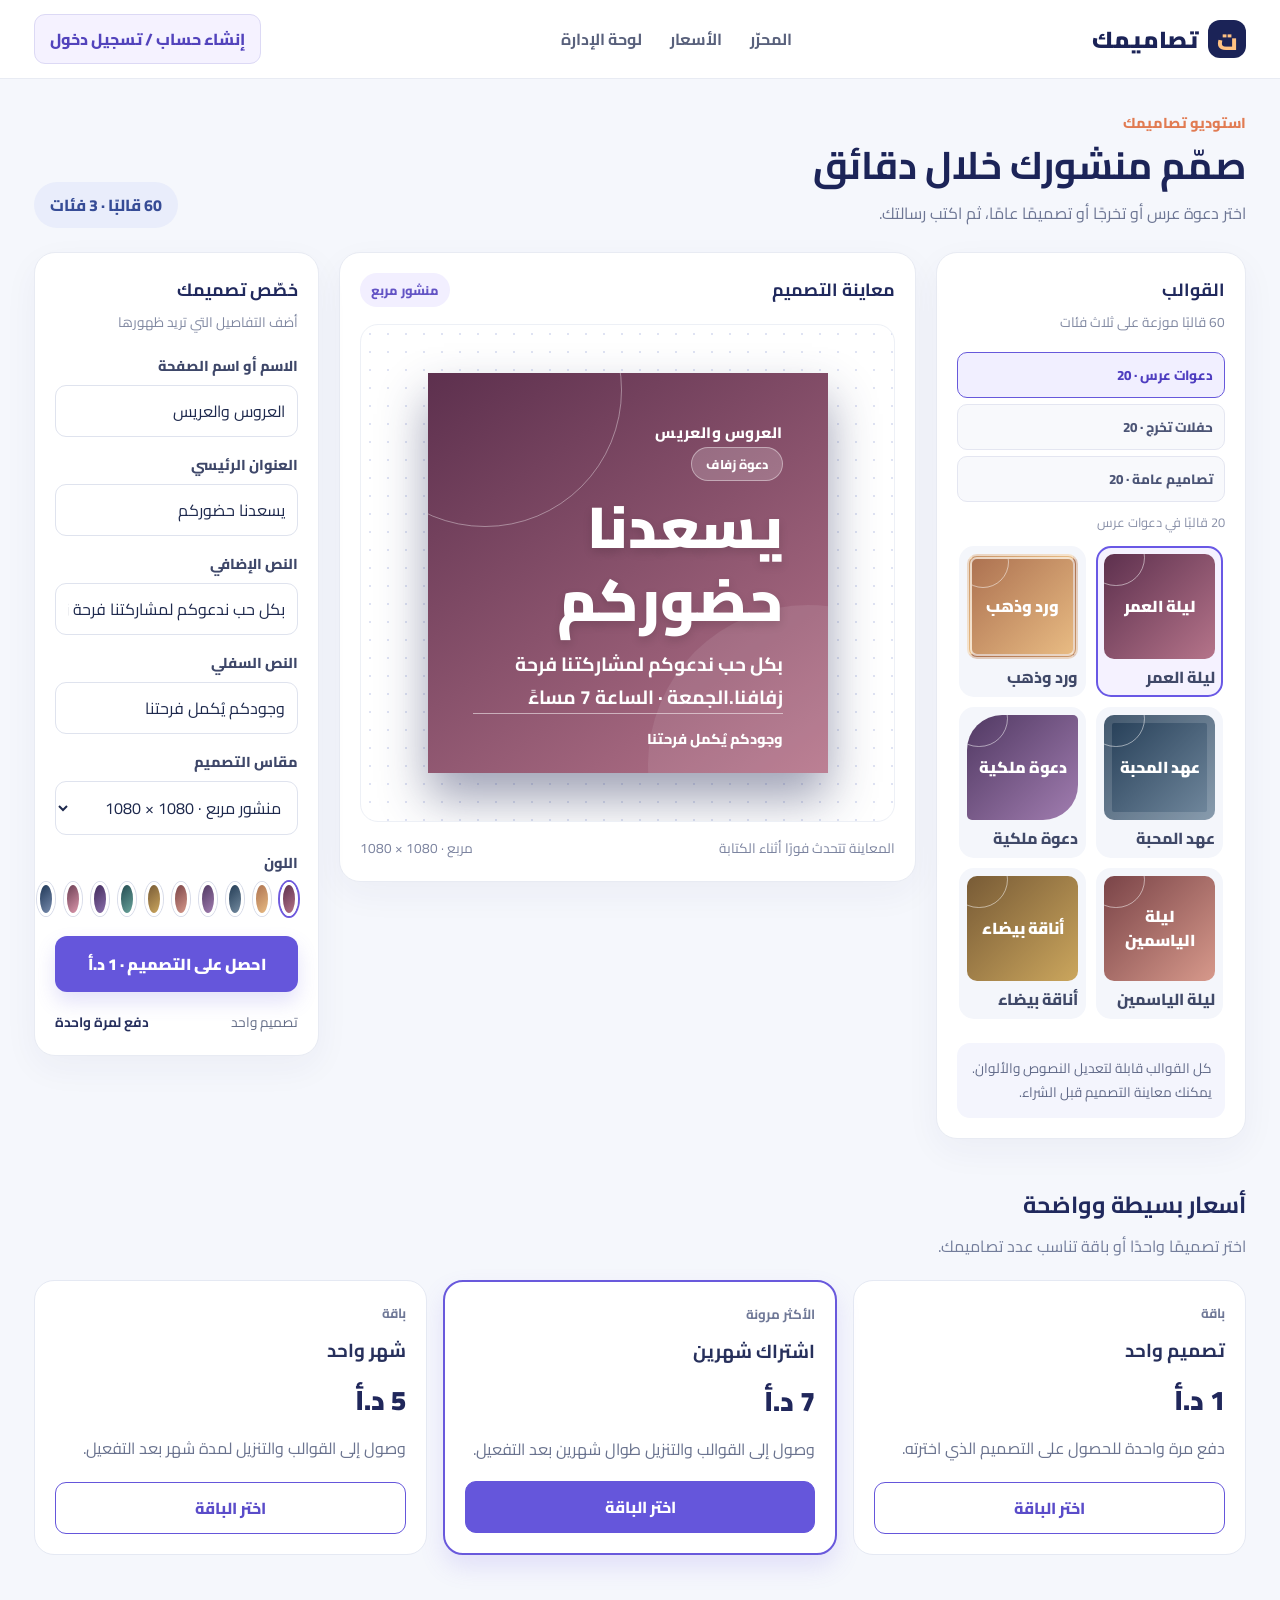
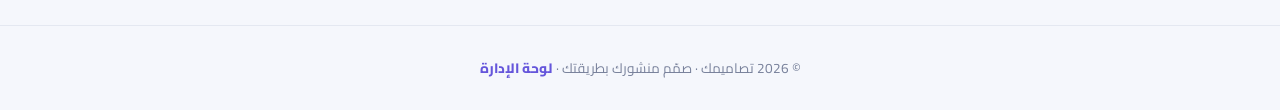
<file: index.html>
<!doctype html>
<html lang="ar" dir="rtl">
<head>
<meta charset="utf-8"><meta name="viewport" content="width=device-width,initial-scale=1">
<title>تصاميمك | صمّم منشورك</title><meta name="description" content="صمّم منشورات وعروض وقصصًا عربية جاهزة للنشر.">
<link rel="icon" type="image/svg+xml" href="/favicon.svg">
<style>
@import url('https://fonts.googleapis.com/css2?family=Cairo:wght@400;500;600;700;800;900&display=swap');
:root{font-family:Cairo,Tahoma,Arial,sans-serif;color:#202648;background:#f5f7fc}*{box-sizing:border-box}body{margin:0}[hidden]{display:none!important}button,input,select{font:inherit}button{cursor:pointer}button:focus-visible,input:focus-visible,select:focus-visible{outline:3px solid #ffae69;outline-offset:2px}header{background:#fff;border-bottom:1px solid #e8ebf3}.head{max-width:1440px;margin:auto;padding:14px 34px;display:flex;align-items:center;justify-content:space-between;gap:20px}.logo{display:flex;align-items:center;gap:10px;font-size:1.45rem;font-weight:900;color:#1b2357;white-space:nowrap}.logo i{font-style:normal;background:#1b2357;color:#ffc182;border-radius:12px;width:38px;height:38px;display:grid;place-items:center}nav{display:flex;gap:28px}nav a{color:#59617c;text-decoration:none;font-weight:700}nav a:hover{color:#ef6c55}.shell{max-width:1440px;margin:auto;padding:30px 34px 70px}.intro{display:flex;justify-content:space-between;align-items:end;gap:18px;margin-bottom:24px}.eyebrow{color:#e17b52;font-weight:800;margin:0 0 3px;font-size:.9rem}.intro h1{font-size:clamp(1.7rem,3vw,2.5rem);line-height:1.4;color:#1c2458;margin:0}.intro p:last-child{margin:5px 0 0;color:#6d7694}.step{background:#e9edfb;color:#364c96;border-radius:50px;padding:8px 16px;font-weight:800;white-space:nowrap}.workspace{display:grid;grid-template-columns:minmax(265px,310px) minmax(330px,1fr) minmax(245px,285px);gap:20px;align-items:start}.panel{background:#fff;border:1px solid #e8ebf3;box-shadow:0 12px 35px #2431640c;border-radius:21px;padding:20px}.panel h2{font-size:1.1rem;margin:0;color:#20295d}.small{font-size:.85rem;color:#8189a2;margin:3px 0 17px}.category-tabs{display:grid;grid-template-columns:1fr;gap:6px;margin-bottom:8px}.category-tabs button{border:1px solid #e4e6f1;background:#f8f9fc;color:#4c5576;border-radius:10px;padding:9px 11px;text-align:right;font-weight:800;font-size:.84rem}.category-tabs button.active{border-color:#6759db;background:#f1efff;color:#4f3ec0}.template-count{font-size:.8rem;color:#8990a8;margin:8px 0 10px}.templates{max-height:480px;overflow:auto;padding:2px}.mini{position:relative;white-space:pre-line;overflow:hidden}.mini::after{content:'';position:absolute;width:50%;aspect-ratio:1;border:1px solid #ffffff80;border-radius:50%;left:-15%;top:-24%}.mini.layout-2{border:5px double #ffffff9c}.mini.layout-3{box-shadow:inset 0 0 0 8px #ffffff25}.mini.layout-4{border-radius:35px 5px 35px 5px}.mini.layout-5{background-image:linear-gradient(160deg,transparent 50%,#ffffff30 50%)}.templates{display:grid;grid-template-columns:1fr 1fr;gap:10px}.template{border:2px solid transparent;background:#f4f6fb;padding:6px;border-radius:15px;text-align:right;color:#404968;font-weight:800;line-height:1.5}.template.active{border-color:#6958e5;background:#f5f2ff}.mini{display:grid;place-items:center;text-align:center;height:105px;border-radius:10px;margin-bottom:6px;font-weight:900;font-size:1rem;line-height:1.5;padding:8px}.mini.offer{background:linear-gradient(140deg,#f6ab69,#f07074);color:white}.mini.greet{background:linear-gradient(130deg,#452c76,#8c70c7);color:#f8e5b3}.mini.new{background:linear-gradient(130deg,#152d56,#1f91a3);color:#fff}.mini.story{background:linear-gradient(130deg,#ec6590,#7d4acb);color:white}.hint{margin-top:19px;background:#f4f5fd;border-radius:13px;padding:13px;color:#626b89;font-size:.85rem;line-height:1.8}.editor{min-height:630px;display:flex;flex-direction:column}.editor-top{display:flex;align-items:center;justify-content:space-between;gap:10px;margin-bottom:17px}.badge{color:#6354c5;background:#f2efff;border-radius:30px;padding:5px 11px;font-weight:800;font-size:.8rem}.stage{flex:1;background:radial-gradient(#dfe3f3 1px,transparent 1px);background-size:18px 18px;border:1px solid #edf0f6;border-radius:18px;display:grid;place-items:center;padding:24px;min-height:450px;overflow:hidden}.art{position:relative;aspect-ratio:1;width:min(100%,400px);display:flex;flex-direction:column;justify-content:space-between;padding:clamp(25px,4vw,45px);overflow:hidden;box-shadow:0 25px 45px #252c5870;isolation:isolate;color:white;background:linear-gradient(145deg,var(--c1),var(--c2));text-align:right}.art::before{content:'';position:absolute;width:68%;aspect-ratio:1;border:1px solid #ffffff60;border-radius:50%;left:-20%;top:-30%;z-index:-1}.art::after{content:'';position:absolute;width:80%;aspect-ratio:1;background:#ffffff16;border-radius:50%;right:-35%;bottom:-38%;z-index:-1}.art-top{font-size:clamp(.7rem,1.2vw,.95rem);font-weight:800;letter-spacing:.03em}.art-main{margin:auto 0}.art-kicker{display:inline-block;padding:4px 14px;background:#ffffff31;border:1px solid #ffffff66;border-radius:50px;font-weight:800;font-size:clamp(.7rem,1vw,.9rem);margin-bottom:10px}.art-title{font-weight:900;font-size:clamp(2rem,4.5vw,4rem);line-height:1.28;white-space:pre-wrap;overflow-wrap:anywhere;text-shadow:0 4px 10px #0002}.art-desc{font-size:clamp(.9rem,1.6vw,1.2rem);font-weight:700;line-height:1.7;margin-top:10px;white-space:pre-wrap;overflow-wrap:anywhere}.art-bottom{border-top:1px solid #ffffff85;padding-top:11px;font-weight:800;font-size:.9rem}.art.story-size{aspect-ratio:9/16;width:min(100%,245px)}.story-size .art-title{font-size:2.5rem}.editor-foot{display:flex;justify-content:space-between;align-items:center;color:#7b839f;font-size:.85rem;margin-top:13px}.fields label{display:block;color:#3e4769;font-weight:800;font-size:.9rem;margin:14px 0 6px}.fields input,.fields select{width:100%;border:1px solid #dfe3ee;border-radius:11px;background:#fff;padding:10px 12px;color:#1e294d;min-height:45px}.fields input:focus{border-color:#7766da}.colors{display:flex;gap:9px}.swatch{width:34px;height:34px;border-radius:50%;border:3px solid #fff;box-shadow:0 0 0 1px #d8dce9}.swatch.active{box-shadow:0 0 0 2px #6f5add}.primary{background:#6556db;color:white;border:none;border-radius:12px;font-weight:900;padding:13px 17px;box-shadow:0 10px 20px #6556db2e}.primary:hover{background:#5142c4}.full{width:100%;margin-top:20px}.price-line{display:flex;justify-content:space-between;margin-top:17px;color:#646d87;font-size:.85rem}.price-line strong{color:#27305e}.pricing{margin-top:44px}.pricing h2{font-size:1.45rem;color:#20295d;margin:0 0 5px}.pricing>p{color:#737d9b;margin:0 0 19px}.plans{display:grid;grid-template-columns:repeat(3,1fr);gap:16px}.plan{background:white;border:1px solid #e5e9f3;border-radius:20px;padding:20px;display:flex;flex-direction:column;gap:7px}.plans-extra{display:contents}.plan.featured{border:2px solid #6959dc;box-shadow:0 12px 25px #6e5ce025}.plan small{color:#6f7897;font-weight:700}.plan h3{margin:0;color:#27305c}.amount{font-size:1.7rem;font-weight:900;color:#20275b}.plan p{margin:0;color:#69728e;flex:1}.plan button{margin-top:10px;border:1px solid #6556db;border-radius:11px;padding:10px;background:#fff;color:#5a4cc9;font-weight:800}.plan.featured button{background:#6556db;color:white}.account-btn{border:1px solid #dcd9f5;background:#f5f2ff;color:#5243bc;border-radius:11px;padding:9px 15px;font-weight:800}.account-btn:hover{background:#ebe5ff}.account-prompt{color:#5345b9;font-weight:800;margin:10px 0}.auth-tabs{display:flex;gap:7px;background:#f2f3f9;padding:5px;border-radius:12px;margin:18px 0}.auth-tabs button{flex:1;border:0;background:transparent;border-radius:9px;padding:8px;color:#69728d;font-weight:800}.auth-tabs button.active{background:white;color:#5748c7;box-shadow:0 2px 8px #222d5517}.auth-form{display:none}.auth-form.active{display:block}.auth-form label{display:block;font-weight:800;font-size:.9rem;margin:12px 0 5px}.auth-form input{width:100%;padding:11px;border:1px solid #dce1ed;border-radius:10px}.auth-form p{color:#6b7492;font-size:.85rem;line-height:1.8}.link-button{background:none;border:0;color:#5e4fd2;font-weight:800;padding:8px 0}.recovery-box{background:#f2efff}#recoveryDisplay{display:block;direction:ltr;text-align:center;word-break:break-all;padding:12px;background:#f3f4fa;border-radius:10px;font-size:1rem;font-weight:800}#recoveryBox{background:#f4f2ff;border-radius:14px;padding:17px;line-height:1.8;margin-top:14px}#recoveryBox p{font-size:.85rem;color:#5a6482}.auth-message{display:none;background:#fff5e9;border:1px solid #f4d8ae;border-radius:10px;padding:12px;color:#745327;font-size:.85rem;line-height:1.7;margin-top:15px}.auth-message.show{display:block}dialog{border:0;border-radius:22px;padding:0;max-width:min(94vw,470px);width:100%;box-shadow:0 25px 80px #111c4d66;color:#202648}dialog::backdrop{background:#182451a8}.modal{padding:25px}.modal-head{display:flex;justify-content:space-between;align-items:center;gap:15px}.modal h2{margin:0;font-size:1.4rem;color:#20295d}.close{border:0;background:#f0f2f8;border-radius:8px;font-size:1.3rem;width:35px;height:35px}.chosen{display:flex;justify-content:space-between;align-items:center;background:#f5f3ff;border:1px solid #e8e2ff;border-radius:13px;padding:15px;margin:17px 0;font-weight:800}.chosen strong{color:#5b4bc9}.pay-option{border:1px solid #e3e7f1;border-radius:12px;padding:13px 15px;margin:9px 0;display:flex;align-items:center;gap:12px;font-weight:800}.pay-option input{accent-color:#6556db;width:18px;height:18px}.notice{font-size:.85rem;line-height:1.8;color:#6a728d;background:#f5f7fb;padding:12px;border-radius:11px;margin-top:16px}.disabled{background:#a6aac4;box-shadow:none;cursor:not-allowed}.modal .full{margin-top:15px}footer{border-top:1px solid #e4e8f1;color:#78819b;text-align:center;padding:21px;font-size:.85rem}
/* Admin Modal Style */
.admin-card{background:#f8f9fc;border:1px solid #e2e6f0;padding:15px;border-radius:12px;margin-bottom:10px;display:flex;justify-content:space-between;align-items:center}
</style>
</head>
<body>
<header><div class="head"><div class="logo"><i>ت</i> تصاميمك</div><nav><a href="#studio">المحرّر</a><a href="#pricing">الأسعار</a><a href="#" id="openAdmin">لوحة الإدارة</a></nav><button class="account-btn" id="accountOpen">إنشاء حساب / تسجيل دخول</button></div></header>
<main class="shell"><div class="intro"><div><p class="eyebrow">استوديو تصاميمك</p><h1>صمّم منشورك خلال دقائق</h1><p>اختر دعوة عرس أو تخرجًا أو تصميمًا عامًا، ثم اكتب رسالتك.</p></div><span class="step">60 قالبًا · 3 فئات</span></div>
<section class="workspace" id="studio" aria-label="محرّر التصميم"><aside class="panel"><h2>القوالب</h2><p class="small">60 قالبًا موزعة على ثلاث فئات</p><div class="category-tabs" id="categoryTabs" role="tablist" aria-label="فئات القوالب"></div><p class="template-count" id="templateCount"></p><div class="templates" id="templates"></div><div class="hint">كل القوالب قابلة لتعديل النصوص والألوان. يمكنك معاينة التصميم قبل الشراء.</div></aside>
<div class="panel editor"><div class="editor-top"><h2>معاينة التصميم</h2><span class="badge" id="formatBadge">منشور مربع</span></div><div class="stage"><div class="art" id="art"><div class="art-top" id="brandPreview">اسم مشروعك</div><div class="art-main"><span class="art-kicker" id="kickerPreview">عرض خاص</span><div class="art-title" id="titlePreview">عرض يستحق<br>الانتباه</div><div class="art-desc" id="descPreview">شارك جمهورك أحدث عروضك بطريقة مميزة.</div></div><div class="art-bottom" id="footerPreview">تابعونا للمزيد</div></div></div><div class="editor-foot"><span>المعاينة تتحدث فورًا أثناء الكتابة</span><span id="sizeLabel">مربع · 1080 × 1080</span></div></div>
<aside class="panel fields"><h2>خصّص تصميمك</h2><p class="small">أضف التفاصيل التي تريد ظهورها</p><div class="form-grid"><div><label for="brand">الاسم أو اسم الصفحة</label><input id="brand" maxlength="42" value="اسم مشروعك"></div><div><label for="title">العنوان الرئيسي</label><input id="title" maxlength="65" value="عرض يستحق الانتباه"></div><div><label for="desc">النص الإضافي</label><input id="desc" maxlength="110" value="شارك جمهورك أحدث عروضك بطريقة مميزة."></div><div><label for="footerText">النص السفلي</label><input id="footerText" maxlength="45" value="تابعونا للمزيد"></div><div><label for="format">مقاس التصميم</label><select id="format"><option value="square">منشور مربع · 1080 × 1080</option><option value="story">قصة · 1080 × 1920</option></select></div><div><label>اللون</label><div class="colors" id="colors"></div></div></div><button class="primary full" id="download">احصل على التصميم · 1 د.أ</button><div class="price-line"><span>تصميم واحد</span><strong>دفع لمرة واحدة</strong></div></aside></section>
<section class="pricing" id="pricing"><h2>أسعار بسيطة وواضحة</h2><p>اختر تصميمًا واحدًا أو باقة تناسب عدد تصاميمك.</p><p id="planLoadStatus" role="status" hidden></p><div class="plans" id="plansContainer"></div></section></main>
<footer>© <span id="year"></span> تصاميمك · صمّم منشورك بطريقتك · <button type="button" class="link-button" id="footerAdmin" style="color:#6556db">لوحة الإدارة</button></footer>

<!-- مودال لوحة الإدارة -->
<dialog id="adminModal" aria-labelledby="adminTitle"><div class="modal"><div class="modal-head"><h2 id="adminTitle">لوحة الإدارة - إدارة الاشتراكات</h2><button class="close" id="closeAdmin" aria-label="إغلاق">×</button></div><p class="small" style="margin-top:10px">أضف أو احذف باقات الاشتراكات لتظهر مباشرة في الموقع.</p><div id="adminPlansList" style="max-height:250px;overflow-y:auto;margin-bottom:15px"></div><hr style="border:0;border-top:1px solid #e8ebf3;margin:15px 0"><h3>إضافة اشتراك جديد</h3><form id="addPlanForm"><label for="newPlanName">اسم الباقة (مثلاً: اشتراك 3 أشهر)</label><input id="newPlanName" required style="margin-bottom:10px"><label for="newPlanPrice">السعر (بالدينار، مثلاً: 10)</label><input id="newPlanPrice" type="number" required style="margin-bottom:15px"><button class="primary full" type="submit" style="margin-top:0">إضافة الباقة للموقع</button></form></div></dialog>

<!-- مودال الحساب -->
<dialog id="account" aria-labelledby="authTitle"><div class="modal"><div class="modal-head"><h2 id="authTitle">حساب تصاميمك</h2><button class="close" id="authClose" aria-label="إغلاق">×</button></div><div class="chosen" id="pendingPurchase" hidden><span id="pendingPlanName"></span><strong id="pendingPlanPrice"></strong></div><p id="accountPrompt" class="account-prompt" hidden>أنشئ حسابًا أو سجّل دخولك أولًا للمتابعة إلى الدفع.</p><div class="auth-tabs"><button type="button" class="active" data-auth="register">إنشاء حساب</button><button type="button" data-auth="login">تسجيل دخول</button><button type="button" data-auth="forgot">نسيت كلمة المرور؟</button></div>
<form class="auth-form active" id="registerForm" data-form="register"><label for="regName">الاسم</label><input id="regName" autocomplete="name" required maxlength="80"><label for="regEmail">البريد الإلكتروني</label><input id="regEmail" type="email" autocomplete="email" required><label for="regPassword">كلمة المرور</label><input id="regPassword" type="password" autocomplete="new-password" required minlength="12"><label for="regPin">رمز التحقق الشخصي · 4 أرقام</label><input id="regPin" type="password" inputmode="numeric" autocomplete="off" pattern="[0-9]{4}" minlength="4" maxlength="4" required><button class="primary full" type="submit">إنشاء الحساب</button></form>
<form class="auth-form" id="loginForm" data-form="login"><label for="loginEmail">البريد الإلكتروني</label><input id="loginEmail" type="email" autocomplete="email" required><label for="loginPassword">كلمة المرور</label><input id="loginPassword" type="password" autocomplete="current-password" required><label for="loginPin">رمز التحقق · 4 أرقام</label><input id="loginPin" type="password" inputmode="numeric" autocomplete="off" pattern="[0-9]{4}" minlength="4" maxlength="4" required><button class="primary full" type="submit">تسجيل الدخول</button></form>
<form class="auth-form" id="forgotForm" data-form="forgot"><label for="forgotEmail">البريد الإلكتروني</label><input id="forgotEmail" type="email" autocomplete="email" required><button class="primary full" type="submit">إعادة تعيين</button></form><div id="signedInBox" hidden><p>أهلًا <strong id="signedName"></strong>، حسابك جاهز.</p><button type="button" class="link-button" id="logout">تسجيل الخروج</button></div><div id="recoveryBox" hidden><strong>احتفظ برمز الاسترداد الآن</strong><code id="recoveryDisplay"></code><button type="button" class="primary full" id="continueAccount">متابعة</button></div><div class="auth-message" id="authMessage" role="status"></div></div></dialog>

<!-- مودال الدفع -->
<dialog id="checkout" aria-labelledby="checkoutTitle"><div class="modal"><div class="modal-head"><h2 id="checkoutTitle">إتمام الطلب</h2><button class="close" id="close" aria-label="إغلاق">×</button></div><div class="chosen"><span id="planName">تصميم واحد</span><strong id="planPrice">1 د.أ</strong></div><p>اختر طريقة الدفع المناسبة لك:</p><label class="pay-option"><input type="radio" name="payment" checked> بطاقة فيزا / ماستركارد</label><label class="pay-option"><input type="radio" name="payment"> PayPal</label><div class="notice" role="status">الدفع الإلكتروني قيد التفعيل. لا تدخل بيانات بطاقتك هنا؛ سيظهر زر إتمام الدفع بعد ربط حساب التاجر والتحقق من عملية الشراء.</div><button class="primary full disabled" disabled>الدفع غير متاح حاليًا</button></div></dialog>

<script>
const categoryInfo={wedding:{label:'دعوات عرس',brand:'العروس والعريس',desc:'بكل حب ندعوكم لمشاركتنا فرحة زفافنا.\nالجمعة · الساعة 7 مساءً',footer:'وجودكم يُكمل فرحتنا',kickers:['دعوة زفاف','يومنا المنتظر','بكل محبة','فرحة العمر'],names:['ليلة العمر','ورد وذهب','عهد المحبة','دعوة ملكية','ليلة الياسمين','أناقة بيضاء','نجوم المساء','حروف الحب','قمر وفرح','زفاف كلاسيكي','تفاصيل ذهبية','ليلة الورد','فرحتنا تجمعنا','زفاف عصري','لمسة لؤلؤ','سماء بنفسجية','دعوة راقية','أحلام وردية','نور اللقاء','البداية الجميلة'],titles:['يسعدنا حضوركم','نحتفل بحبنا','العروس والعريس','موعدنا مع الفرح','يومنا أجمل بكم'],palettes:[['#5d304e','#b5748a'],['#ad7251','#e8bb83'],['#233c55','#748ba0'],['#513963','#a17db0'],['#7a4448','#d7998b'],['#785b36','#cba65d'],['#244c52','#69a49b'],['#412a5c','#8b70ac'],['#6c3f54','#dc97ac'],['#1e3656','#788cae']]},graduation:{label:'حفلات تخرج',brand:'الخريج / الخريجة',desc:'تشرفنا مشاركتكم حفل تخرجنا.\nالتاريخ: أضف التاريخ · الساعة: أضف الوقت',footer:'بدعواتكم تكتمل فرحتنا',kickers:['دعوة تخرج','ثمرة سنوات','فرحة الإنجاز','يوم التميز'],names:['قبعة النجاح','لحظة التخرج','خطوة للمستقبل','حصاد السنين','بداية جديدة','الإنجاز الذهبي','يوم الفخر','مشوار ونجاح','دفعة الأحلام','ليلة الخريجين','قصة نجاح','تخرج أنيق','الحلم تحقق','سطور الامتنان','إلى القمة','فرحة عائلتي','مشوار علم','تخرج عصري','تحت النجوم','عام الإنجاز'],titles:['تخرجتُ بحمد الله','يسعدني حضوركم','ثمرة سنوات من الجهد','اليوم أحتفل بإنجازي','موعدنا مع النجاح'],palettes:[['#192e59','#c29a50'],['#233b65','#6196bf'],['#412e6c','#9b82d0'],['#1d555d','#5eada7'],['#673c4f','#ce8eab'],['#4c3834','#be9565'],['#152d48','#5a718d'],['#5c3d83','#b484bd'],['#154c6a','#79b4c5'],['#594064','#bd99be']]},general:{label:'تصاميم عامة',brand:'اسم مشروعك',desc:'اكتب هنا تفاصيل رسالتك أو عرضك بطريقة واضحة وجذابة.',footer:'تابعونا للمزيد',kickers:['إعلان جديد','تفاصيل تهمك','شاركنا فرحتك','لفترة محدودة'],names:['عرض الموسم','تهنئة جميلة','منتج جديد','إعلان بسيط','خصم خاص','افتتاح قريب','خبر سار','قصة اليوم','موعد مهم','شكر وتقدير','حدث قادم','نصيحة سريعة','خدمة جديدة','عرض نهاية الأسبوع','دعوة عامة','تحديث مهم','اقتباس اليوم','فرصة مميزة','رسالة قصيرة','تصميم مفتوح'],titles:['عرض يستحق الانتباه','كل عام وأنتم بخير','الجديد وصل','تفاصيل أكثر قريبًا','شاركنا هذه اللحظة'],palettes:[['#f7a265','#e46378'],['#402960','#9876c8'],['#14294d','#238b9a'],['#e85e95','#7246c0'],['#256a88','#34b6a8'],['#e36a4b','#f4b069'],['#275d59','#7bbd91'],['#3d4a83','#8b94d2'],['#853e69','#d38bb5'],['#3b5b70','#88b0bf']]}};
const templates=Object.entries(categoryInfo).flatMap(([category,d])=>d.names.map((name,i)=>({id:category+'-'+(i+1),category,name,mini:name,kicker:d.kickers[i%4],title:d.titles[i%5],desc:d.desc,footer:d.footer,brand:d.brand,palette:i%10,layout:(i%5)+1})));
let category='wedding',current=templates[0],palette=current.palette;
function activePalettes(){return categoryInfo[current.category].palettes}
const $=id=>document.getElementById(id);const escapeHtml=s=>s.replace(/[&<>"']/g,c=>({'&':'&amp;','<':'&lt;','>':'&gt;','"':'&quot;',"'":'&#39;'}[c]));
function renderCategories(){ $('categoryTabs').innerHTML=Object.entries(categoryInfo).map(([key,d])=>`<button type="button" role="tab" class="${key===category?'active':''}" aria-selected="${key===category}" data-category="${key}">${d.label} · 20</button>`).join('');$('templateCount').textContent='20 قالبًا في '+categoryInfo[category].label }
function renderTemplates(){ $('templates').innerHTML=templates.filter(t=>t.category===category).map(t=>{const p=categoryInfo[t.category].palettes[t.palette];return `<button class="template ${t.id===current.id?'active':''}" data-template="${t.id}" aria-pressed="${t.id===current.id}"><span class="mini layout-${t.layout}" style="background:linear-gradient(135deg,${p[0]},${p[1]});color:white">${escapeHtml(t.mini)}</span>${escapeHtml(t.name)}</button>`}).join('') }
function renderColors(){ $('colors').innerHTML=activePalettes().map((p,i)=>`<button type="button" class="swatch ${i===palette?'active':''}" style="background:linear-gradient(135deg,${p[0]},${p[1]})" aria-label="لوحة ألوان ${i+1}" aria-pressed="${i===palette}" data-color="${i}"></button>`).join('') }
function preview(){ $('brandPreview').textContent=$('brand').value||'الاسم';$('titlePreview').textContent=$('title').value||'عنوان التصميم';$('descPreview').textContent=$('desc').value||'أضف وصفًا للتصميم';$('footerPreview').textContent=$('footerText').value||' ';$('kickerPreview').textContent=current.kicker;let story=$('format').value==='story';$('art').classList.toggle('story-size',story);$('art').className='art layout-'+current.layout+(story?' story-size':'');$('formatBadge').textContent=story?'قصة عمودية':'منشور مربع';$('sizeLabel').textContent=story?'قصة · 1080 × 1920':'مربع · 1080 × 1080';$('art').style.setProperty('--c1',activePalettes()[palette][0]);$('art').style.setProperty('--c2',activePalettes()[palette][1])}
function selectTemplate(t){current=t;category=t.category;palette=t.palette;$('brand').value=t.brand;$('title').value=t.title;$('desc').value=t.desc;$('footerText').value=t.footer;$('format').value='square';renderCategories();renderTemplates();renderColors();preview()}
$('categoryTabs').addEventListener('click',e=>{const b=e.target.closest('[data-category]');if(b)selectTemplate(templates.find(t=>t.category===b.dataset.category))});$('templates').addEventListener('click',e=>{const b=e.target.closest('[data-template]');if(b)selectTemplate(templates.find(t=>t.id===b.dataset.template))});
$('colors').addEventListener('click',e=>{let b=e.target.closest('[data-color]');if(!b)return;palette=Number(b.dataset.color);renderColors();preview()});['brand','title','desc','footerText','format'].forEach(id=>$(id).addEventListener(id==='format'?'change':'input',preview));

// إدارة خطط الأسعار والاشتراكات محلياً لتحديثها عبر صفحة الإدارة
let defaultPlans = [
    { id: 'single', name: 'تصميم واحد', price: '1 د.أ', desc: 'دفع مرة واحدة للحصول على التصميم الذي اخترته.', featured: false },
    { id: 'two', name: 'اشتراك شهرين', price: '7 د.أ', desc: 'وصول إلى القوالب والتنزيل طوال شهرين بعد التفعيل.', featured: true },
    { id: 'month', name: 'شهر واحد', price: '5 د.أ', desc: 'وصول إلى القوالب والتنزيل لمدة شهر بعد التفعيل.', featured: false }
];

let plansData = JSON.parse(localStorage.getItem('customPlans') || JSON.stringify(defaultPlans));
let plans = {};

function renderPricing() {
    const container = $('plansContainer');
    container.innerHTML = '';
    plans = {};
    plansData.forEach(p => {
        plans[p.id] = [p.name, p.price];
        container.innerHTML += `
            <article class="plan ${p.featured ? 'featured' : ''}">
                <small>${p.featured ? 'الأكثر مرونة' : 'باقة'}</small>
                <h3>${p.name}</h3>
                <div class="amount">${p.price}</div>
                <p>${p.desc}</p>
                <button data-plan="${p.id}">اختر الباقة</button>
            </article>
        `;
    });
    $('download').textContent = 'احصل على التصميم · ' + (plans['single'] ? plans['single'][1] : '1 د.أ');
}

function renderAdminPlans() {
    const list = $('adminPlansList');
    list.innerHTML = '';
    plansData.forEach((p, index) => {
        list.innerHTML += `
            <div class="admin-card">
                <div>
                    <strong>${p.name}</strong> - <span>${p.price}</span>
                </div>
                <button type="button" class="link-button" style="color:#e74c3c" onclick="deletePlan(${index})">حذف</button>
            </div>
        `;
    });
}

window.deletePlan = function(index) {
    plansData.splice(index, 1);
    localStorage.setItem('customPlans', JSON.stringify(plansData));
    renderPricing();
    renderAdminPlans();
};

$('addPlanForm').onsubmit = (e) => {
    e.preventDefault();
    const name = $('newPlanName').value;
    const priceVal = $('newPlanPrice').value;
    const newId = 'plan_' + Date.now();
    plansData.push({ id: newId, name: name, price: priceVal + ' د.أ', desc: 'باقة مخصصة جديدة تم إضافتها عبر لوحة الإدارة.', featured: false });
    localStorage.setItem('customPlans', JSON.stringify(plansData));
    renderPricing();
    renderAdminPlans();
    $('addPlanForm').reset();
};

renderPricing();

// فتح وإغلاق لوحة الإدارة
$('openAdmin').onclick = (e) => { e.preventDefault(); renderAdminPlans();$('adminModal').showModal(); };
$('footerAdmin').onclick = (e) => { e.preventDefault(); renderAdminPlans();$('adminModal').showModal(); };
$('closeAdmin').onclick = () =>$('adminModal').close();

let siteUser = JSON.parse(localStorage.getItem('siteUser') || 'null');
let pendingPlan = null;

function refreshAccount(){
    if(siteUser){
        $('accountOpen').textContent='حسابي · '+siteUser.name;
        document.querySelector('.auth-tabs').hidden=true;
        document.querySelectorAll('.auth-form').forEach(f=>f.classList.remove('active'));
        $('signedInBox').hidden=false;
        $('signedName').textContent=siteUser.name;
    }else{
        $('accountOpen').textContent='إنشاء حساب / تسجيل دخول';
        document.querySelector('.auth-tabs').hidden=false;
        $('signedInBox').hidden=true;
        document.querySelectorAll('.auth-form').forEach(f=>f.classList.toggle('active',f.dataset.form==='register'));
    }
}
refreshAccount();

function openPay(k){
    pendingPlan=k;
    if(plans[k]){
        $('planName').textContent=plans[k][0];$('planPrice').textContent=plans[k][1];
    }
    if(siteUser){$('checkout').showModal();return}
    if(plans[k]){
        $('pendingPlanName').textContent=plans[k][0];
        $('pendingPlanPrice').textContent=plans[k][1];     }$('pendingPurchase').hidden=false;
    $('accountPrompt').hidden=false;
    $('authMessage').classList.remove('show');$('account').showModal();
}

$('download').onclick=()=>openPay('single');
$('pricing').addEventListener('click',e=>{const b=e.target.closest('[data-plan]');if(b&&plans[b.dataset.plan])openPay(b.dataset.plan)});$('close').onclick=()=>$('checkout').close();$('checkout').onclick=e=>{if(e.target===$('checkout'))$('checkout').close()};
$('accountOpen').onclick=()=>{$('pendingPurchase').hidden=true;$('accountPrompt').hidden=true;$('authMessage').classList.remove('show');$('account').showModal()};$('authClose').onclick=()=>$('account').close();$('account').onclick=e=>{if(e.target===$('account'))$('account').close()};

document.querySelectorAll('[data-auth]').forEach(b=>b.addEventListener('click',()=>{
    let target=b.dataset.auth;
    document.querySelectorAll('.auth-tabs button').forEach(x=>x.classList.toggle('active',x.dataset.auth===target));
    document.querySelectorAll('.auth-form').forEach(x=>x.classList.toggle('active',x.dataset.form===target));
    $('authMessage').classList.remove('show');
}));

async function submitAuth(form,body){
    const button=form.querySelector('button[type=submit]');
    button.disabled=true;
    $('authMessage').classList.remove('show');
    try{
        await new Promise(r => setTimeout(r, 300));
        if(body.action==='register'){
            siteUser = { name: body.name, email: body.email };
            localStorage.setItem('siteUser', JSON.stringify(siteUser));
            refreshAccount();
            form.reset();
            $('recoveryBox').hidden = false;
            $('signedInBox').hidden = true;
            return;
        } else if(body.action==='login'){
            siteUser = { name: body.email.split('@')[0], email: body.email };
            localStorage.setItem('siteUser', JSON.stringify(siteUser));
            refreshAccount();
            form.reset();
            finishAccount();
        }
    }catch(e){
        $('authMessage').textContent='تعذرت العملية';
        $('authMessage').classList.add('show');
    }finally{
        button.disabled=false;
    }
}

$('registerForm').addEventListener('submit',e=>{e.preventDefault();submitAuth(e.currentTarget,{action:'register',name:$('regName').value,email:$('regEmail').value,password:$('regPassword').value,pin:$('regPin').value})});
$('loginForm').addEventListener('submit',e=>{e.preventDefault();submitAuth(e.currentTarget,{action:'login',email:$('loginEmail').value,password:$('loginPassword').value,pin:$('loginPin').value})});

function finishAccount(){$('account').close();if(pendingPlan)$('checkout').showModal()}$('continueAccount').onclick=()=>{$('recoveryBox').hidden=true;finishAccount()};$('logout').onclick=async()=>{
    siteUser=null;
    localStorage.removeItem('siteUser');
    refreshAccount();
    $('account').close();
};

$('year').textContent=new Date().getFullYear();
selectTemplate(current);
</script>
</body></html>
</file>
